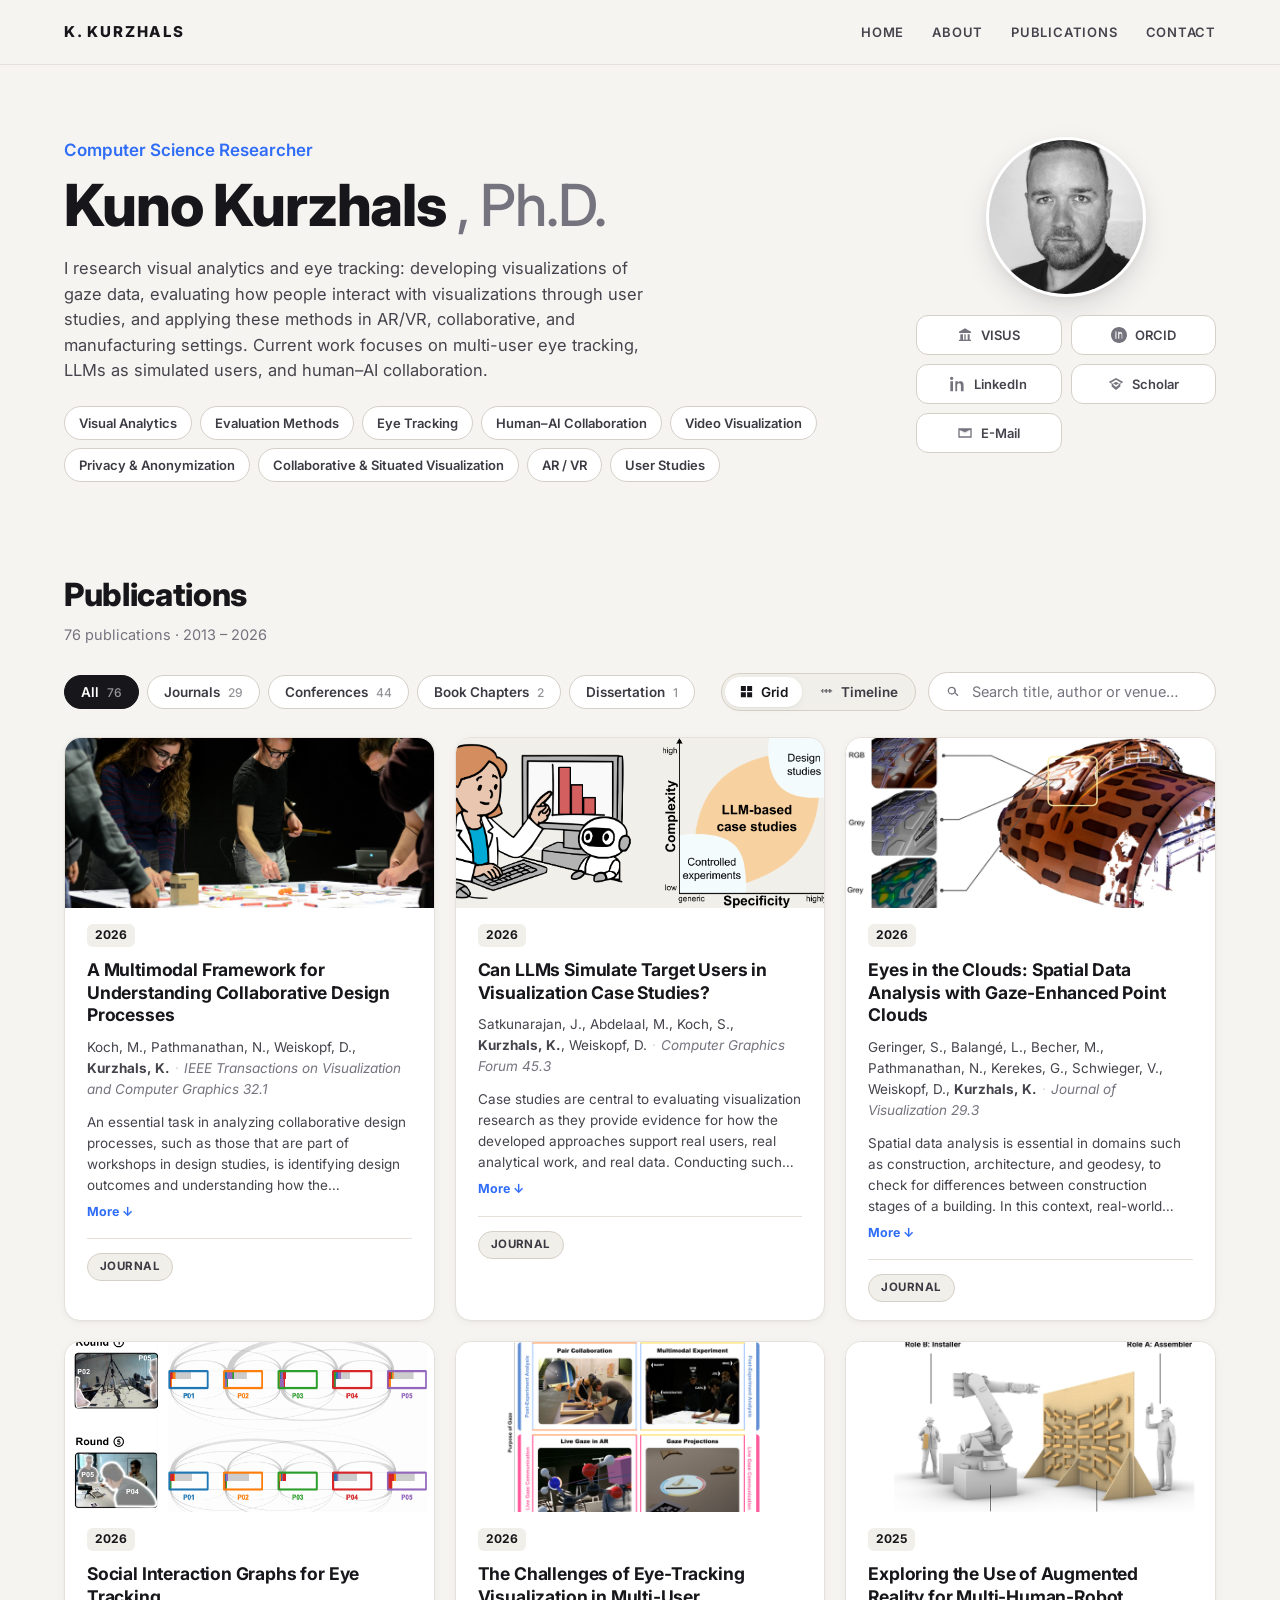
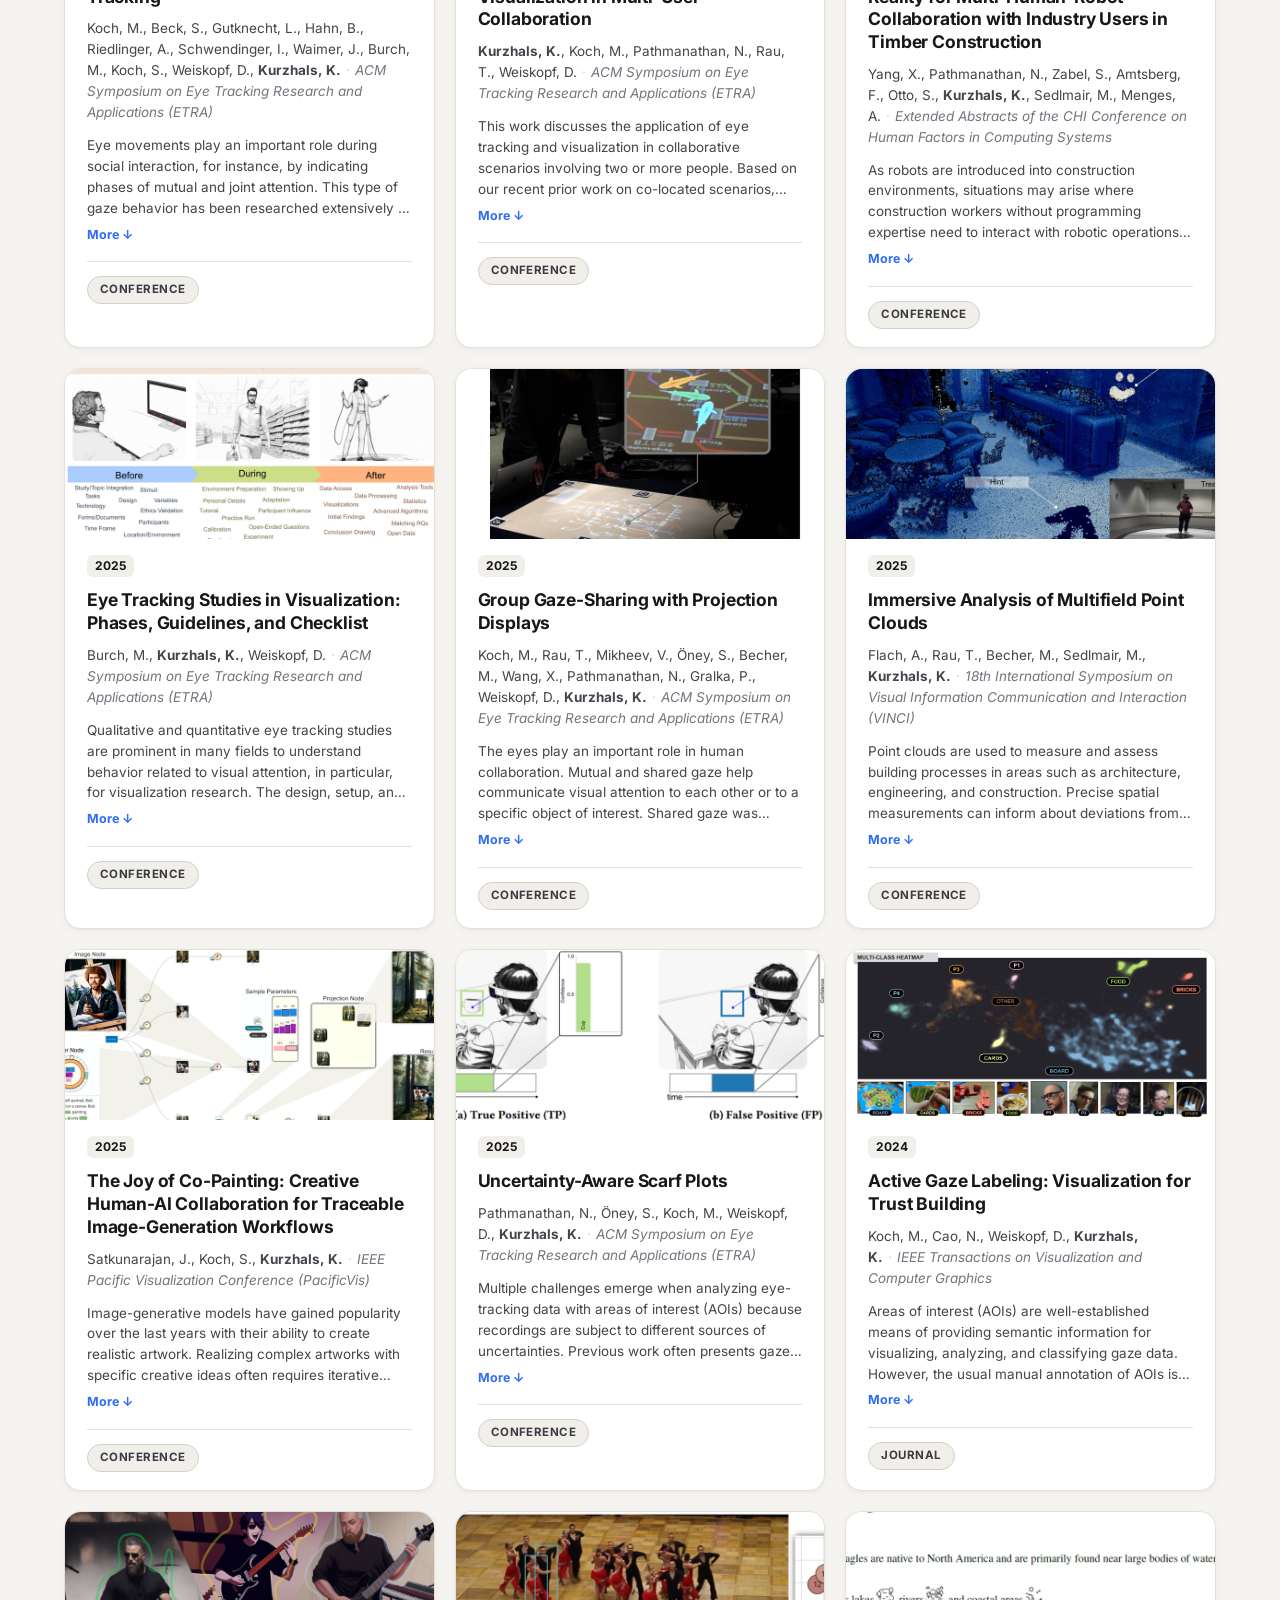
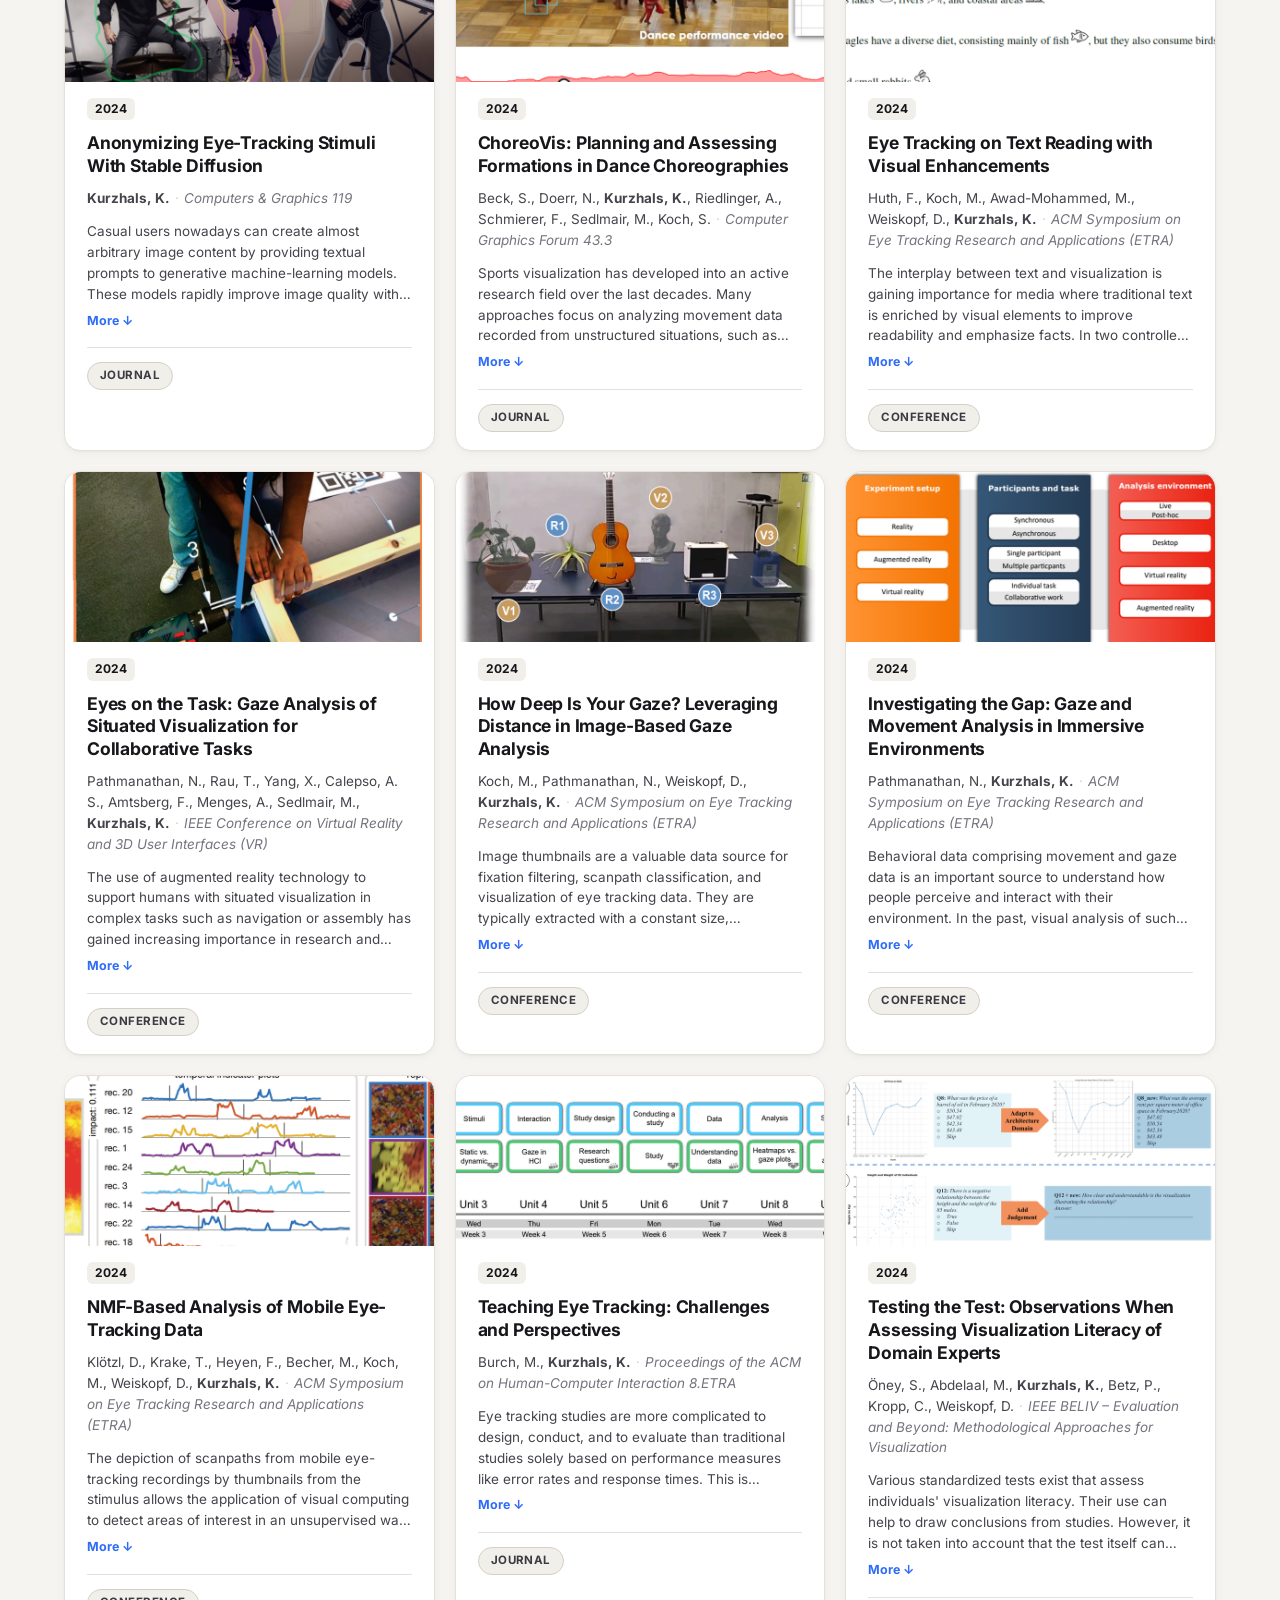
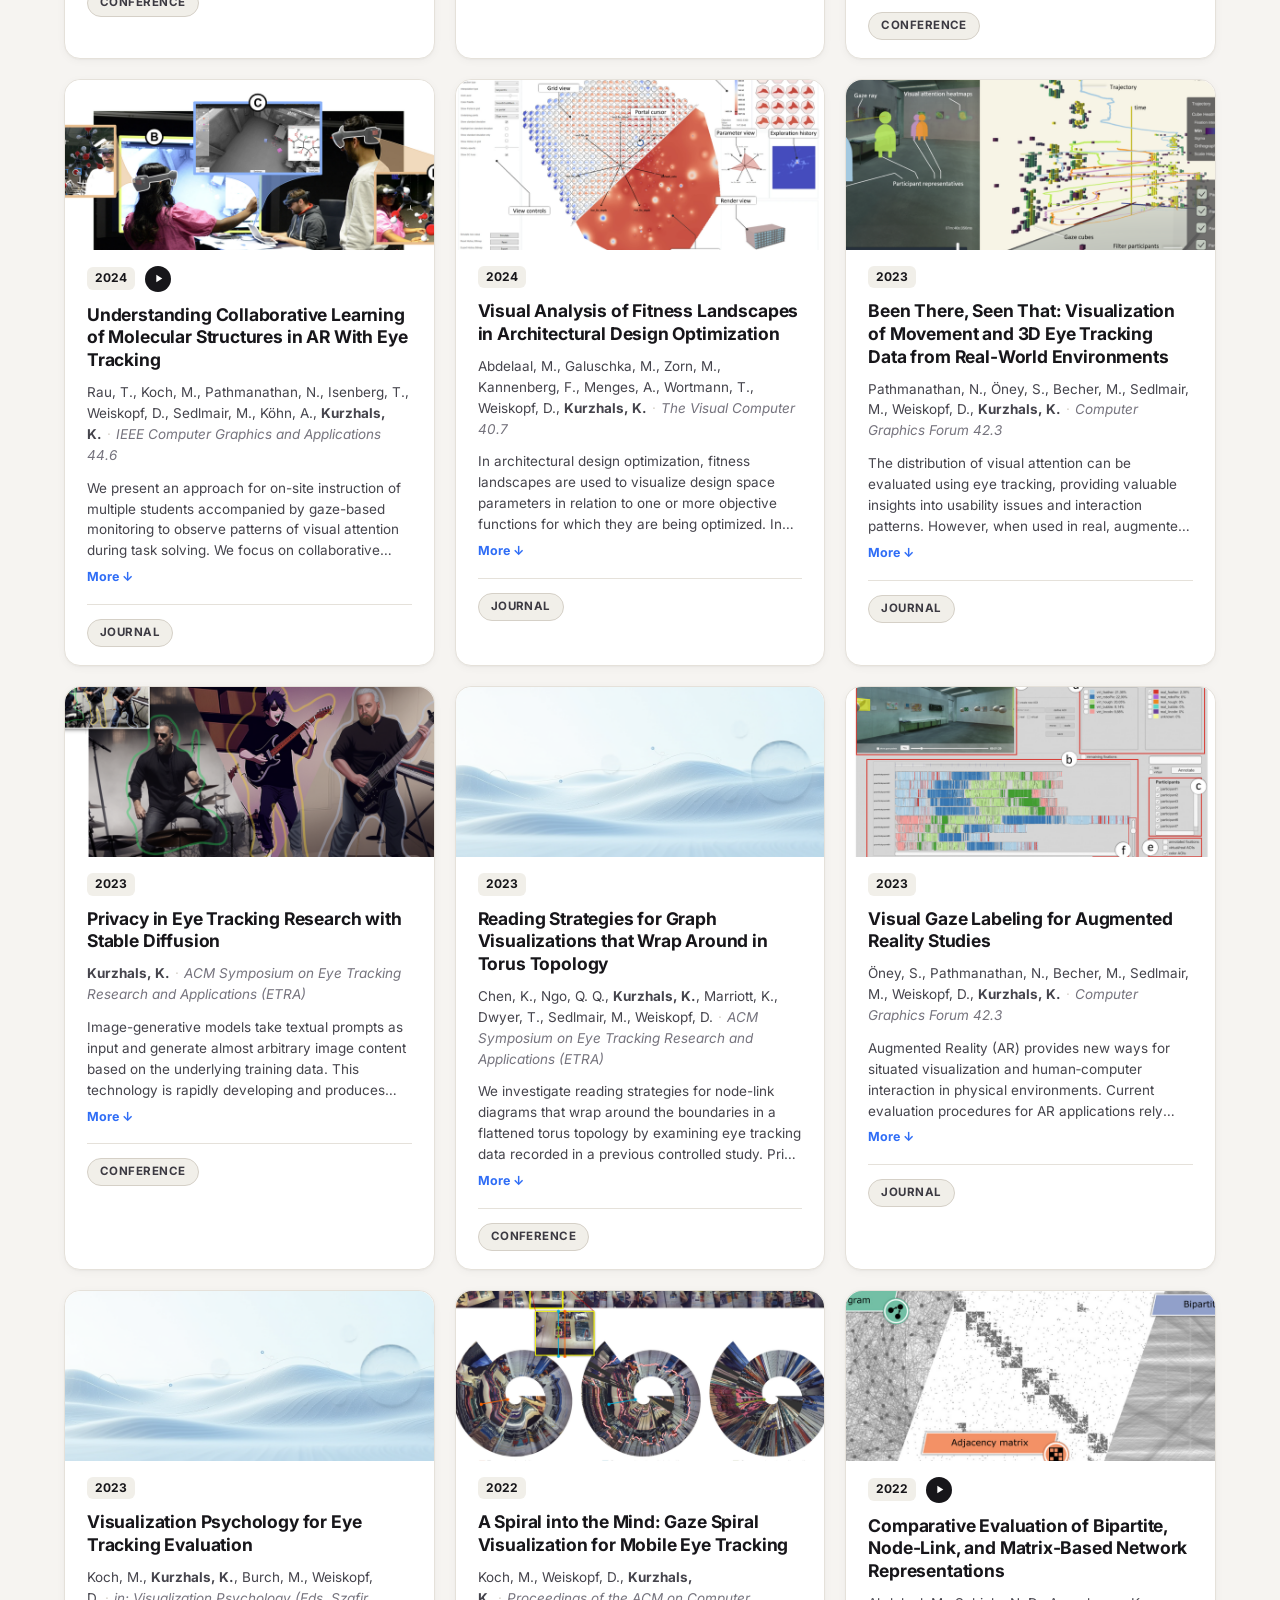
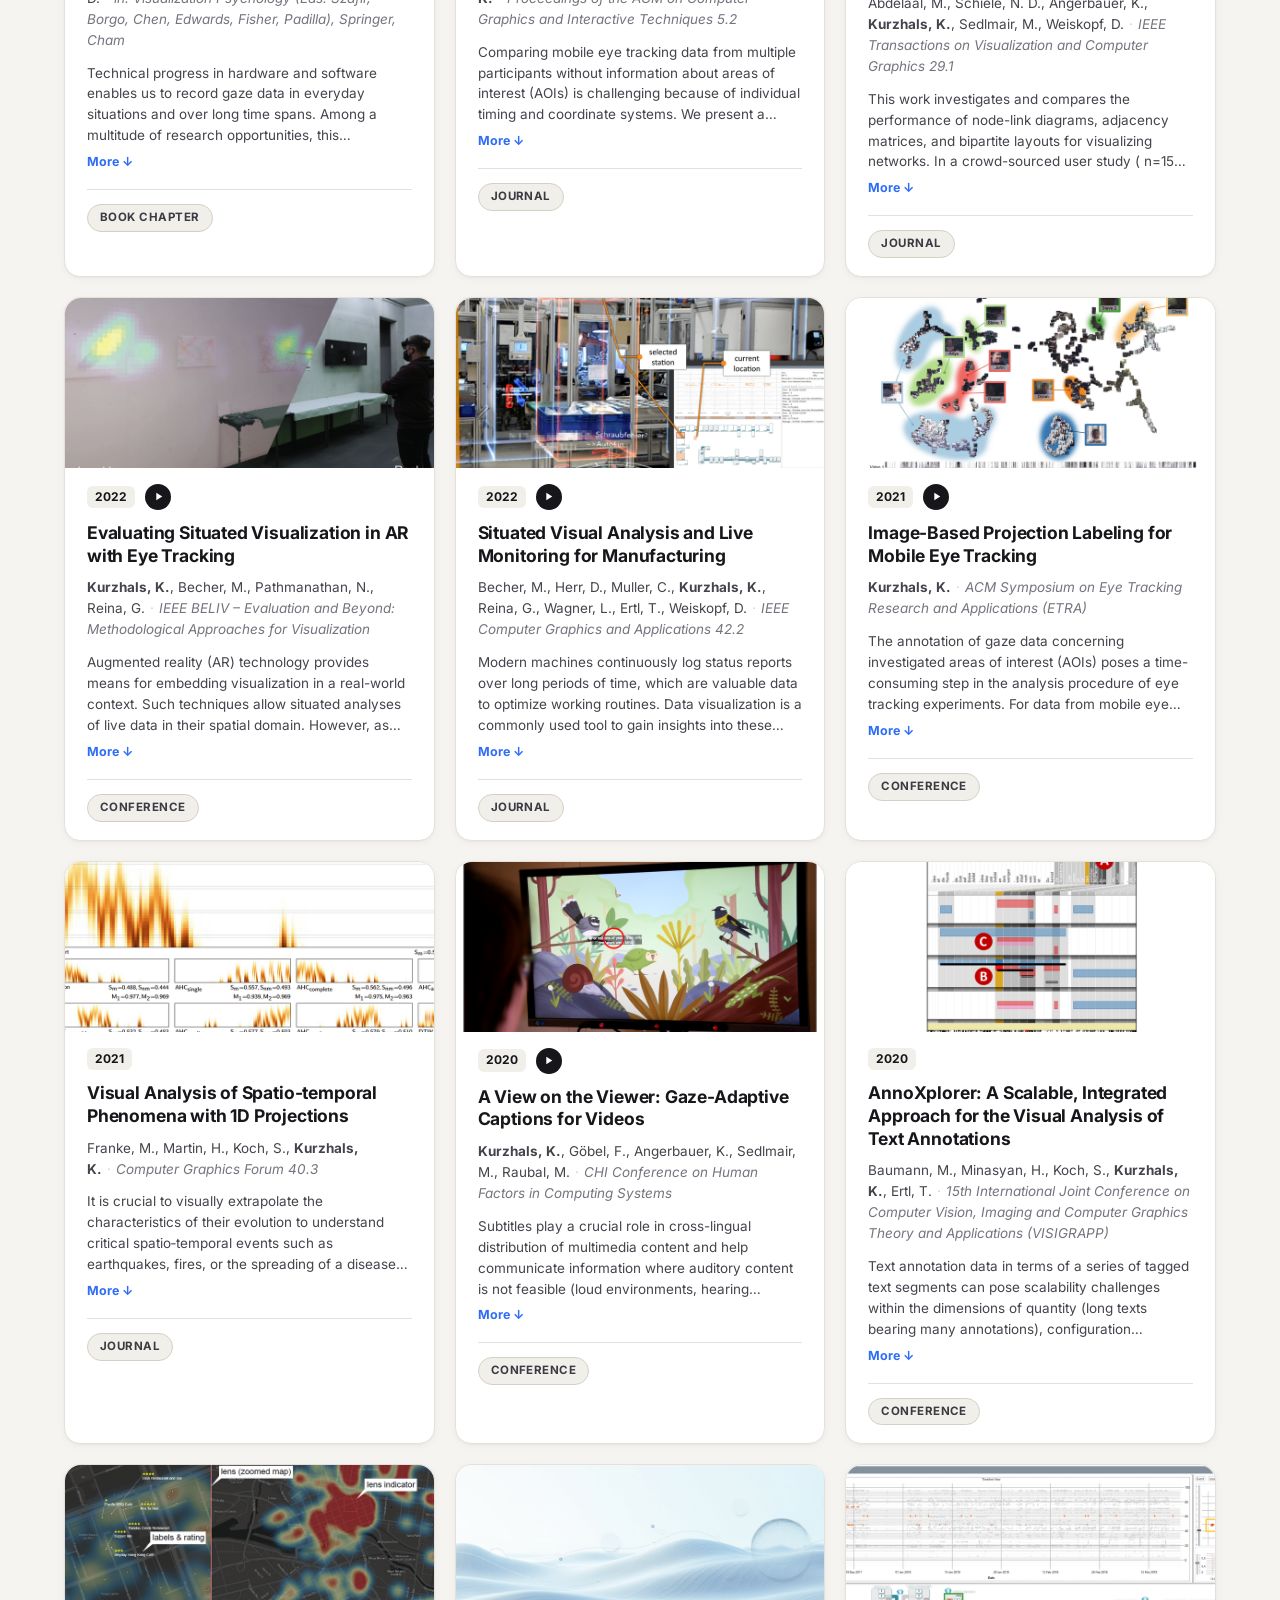
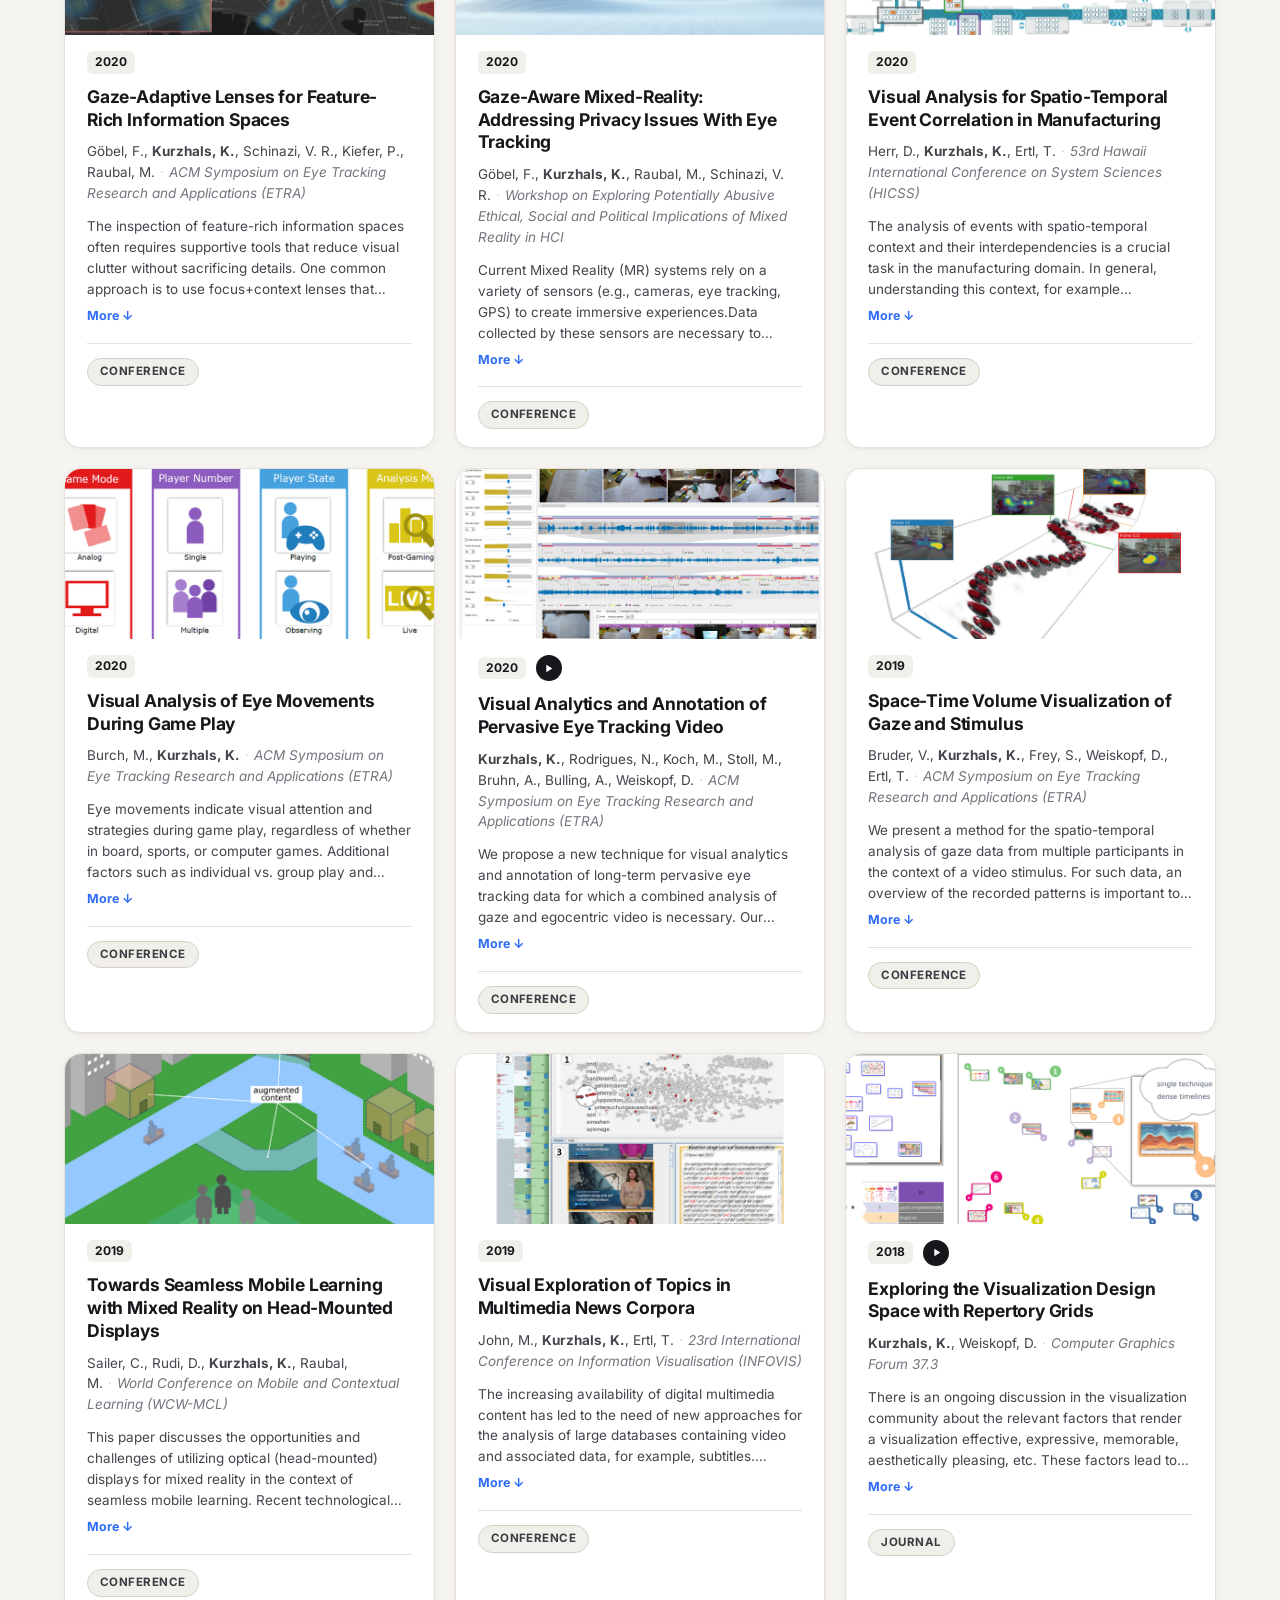
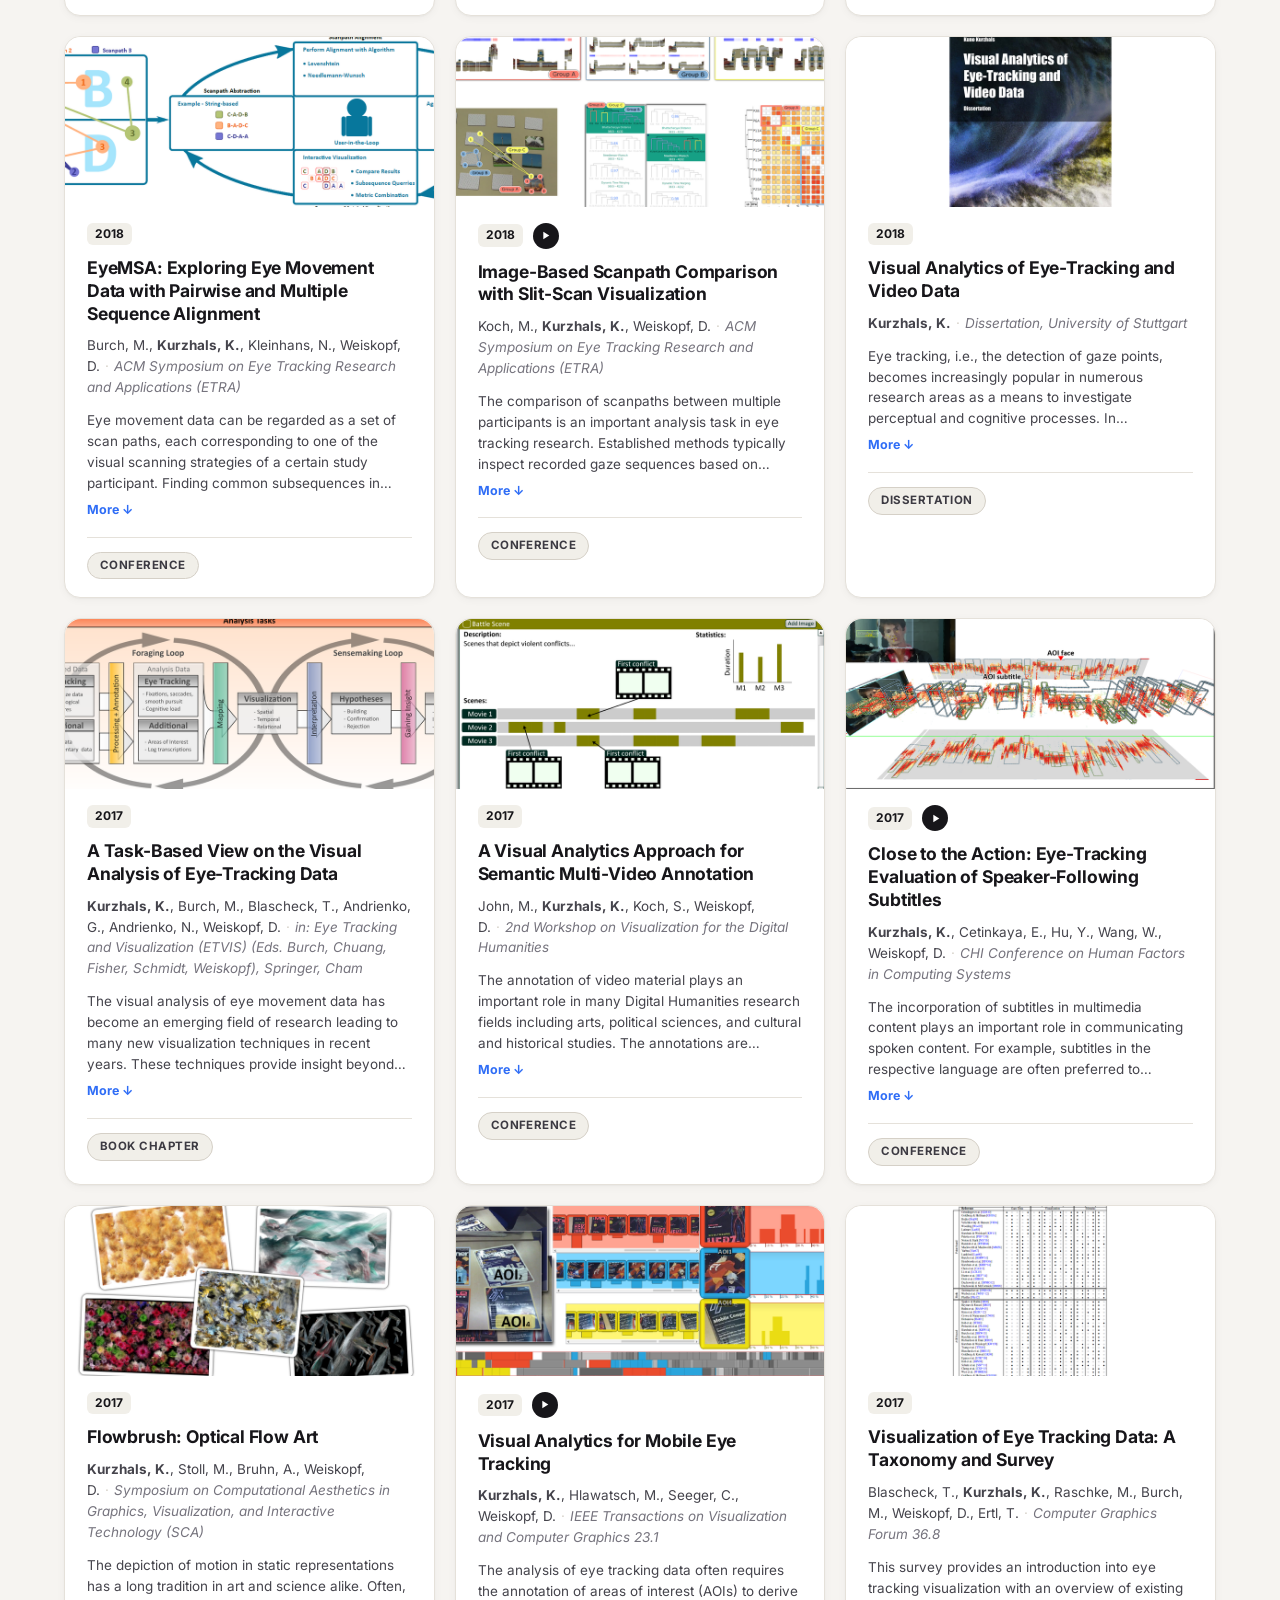
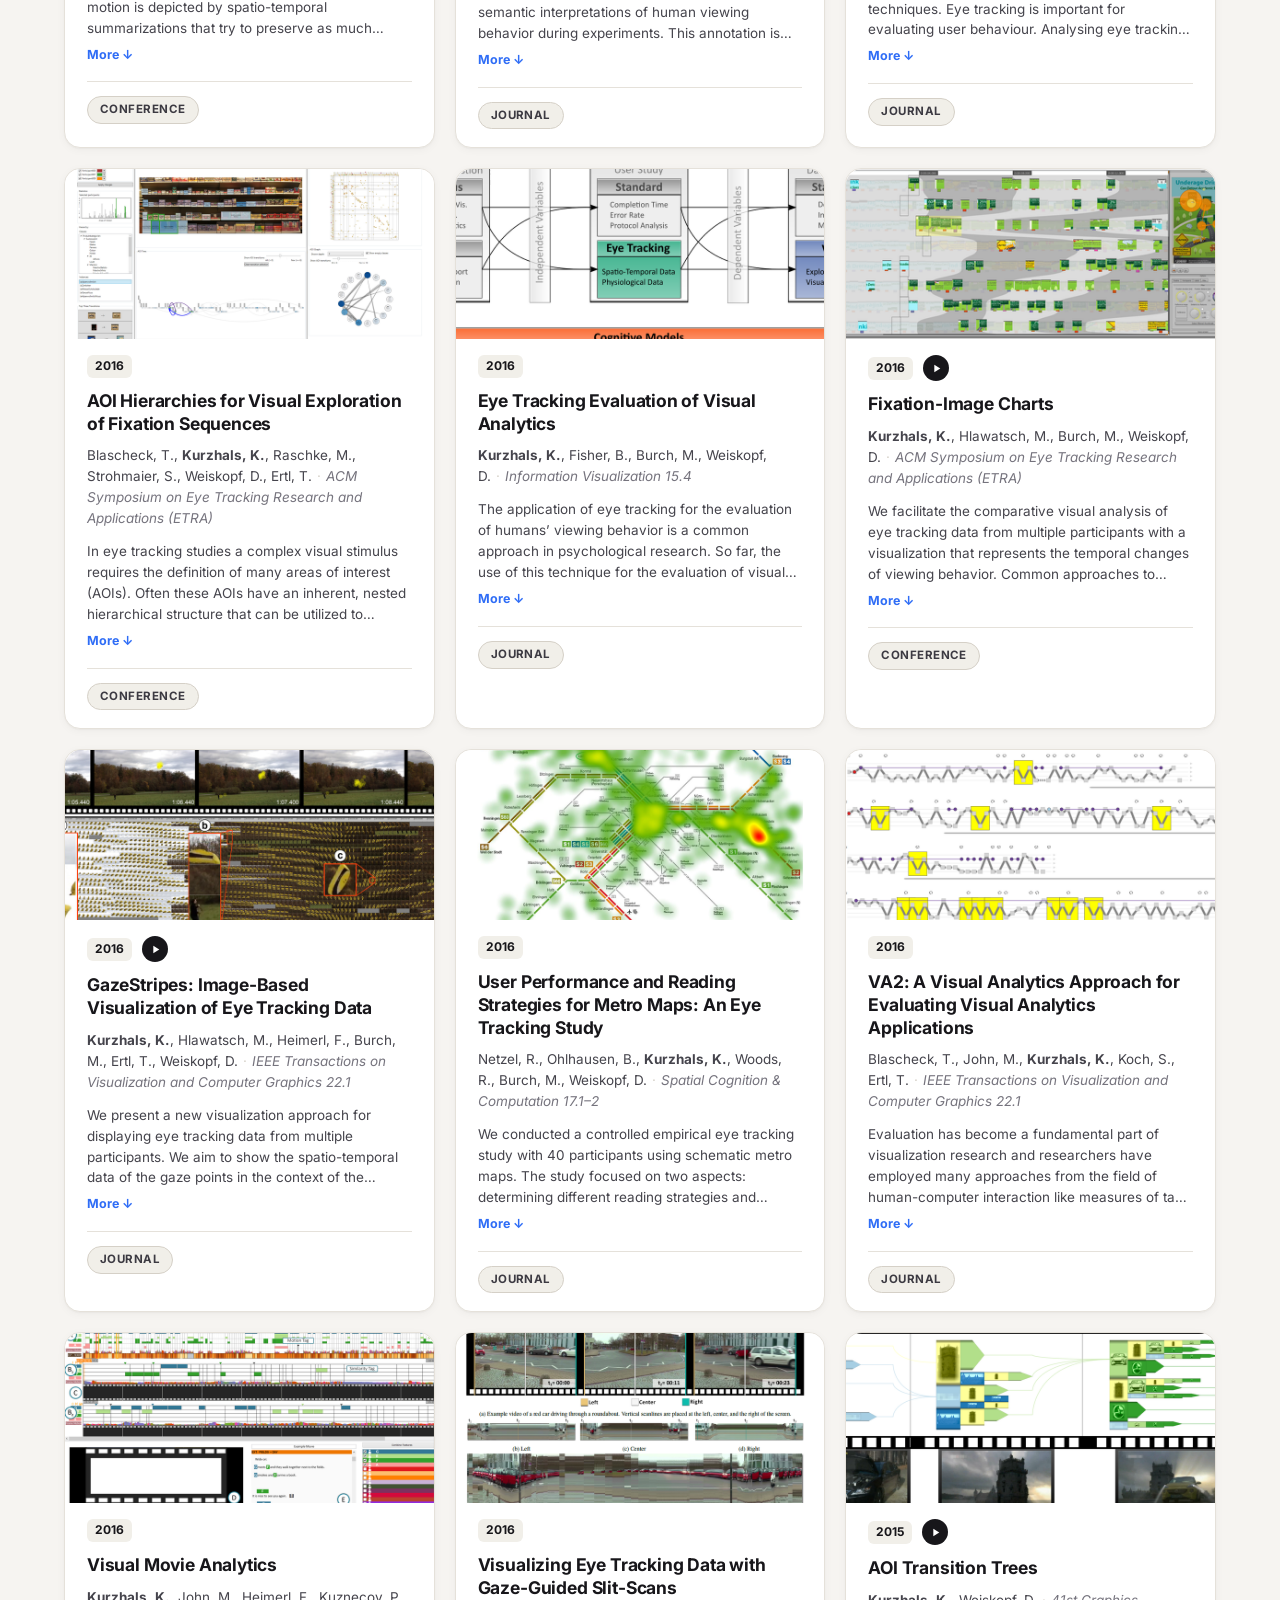
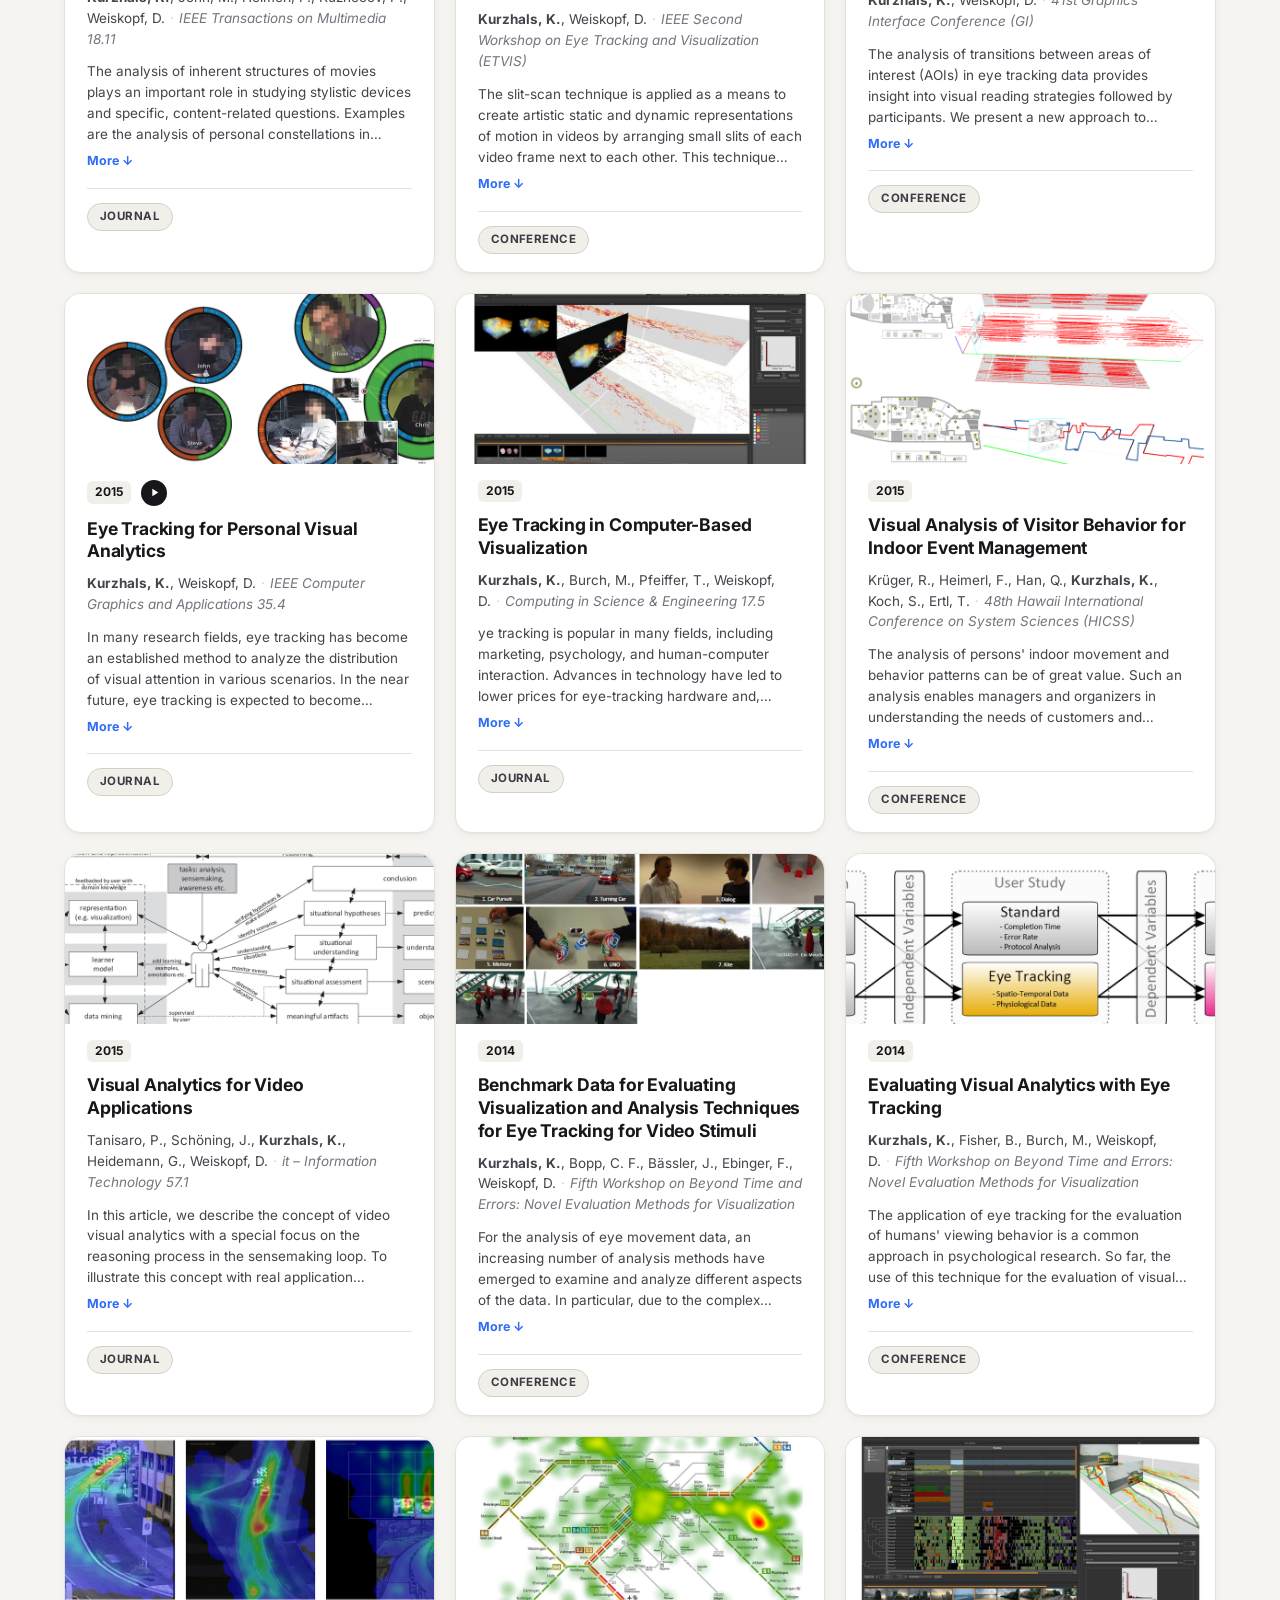
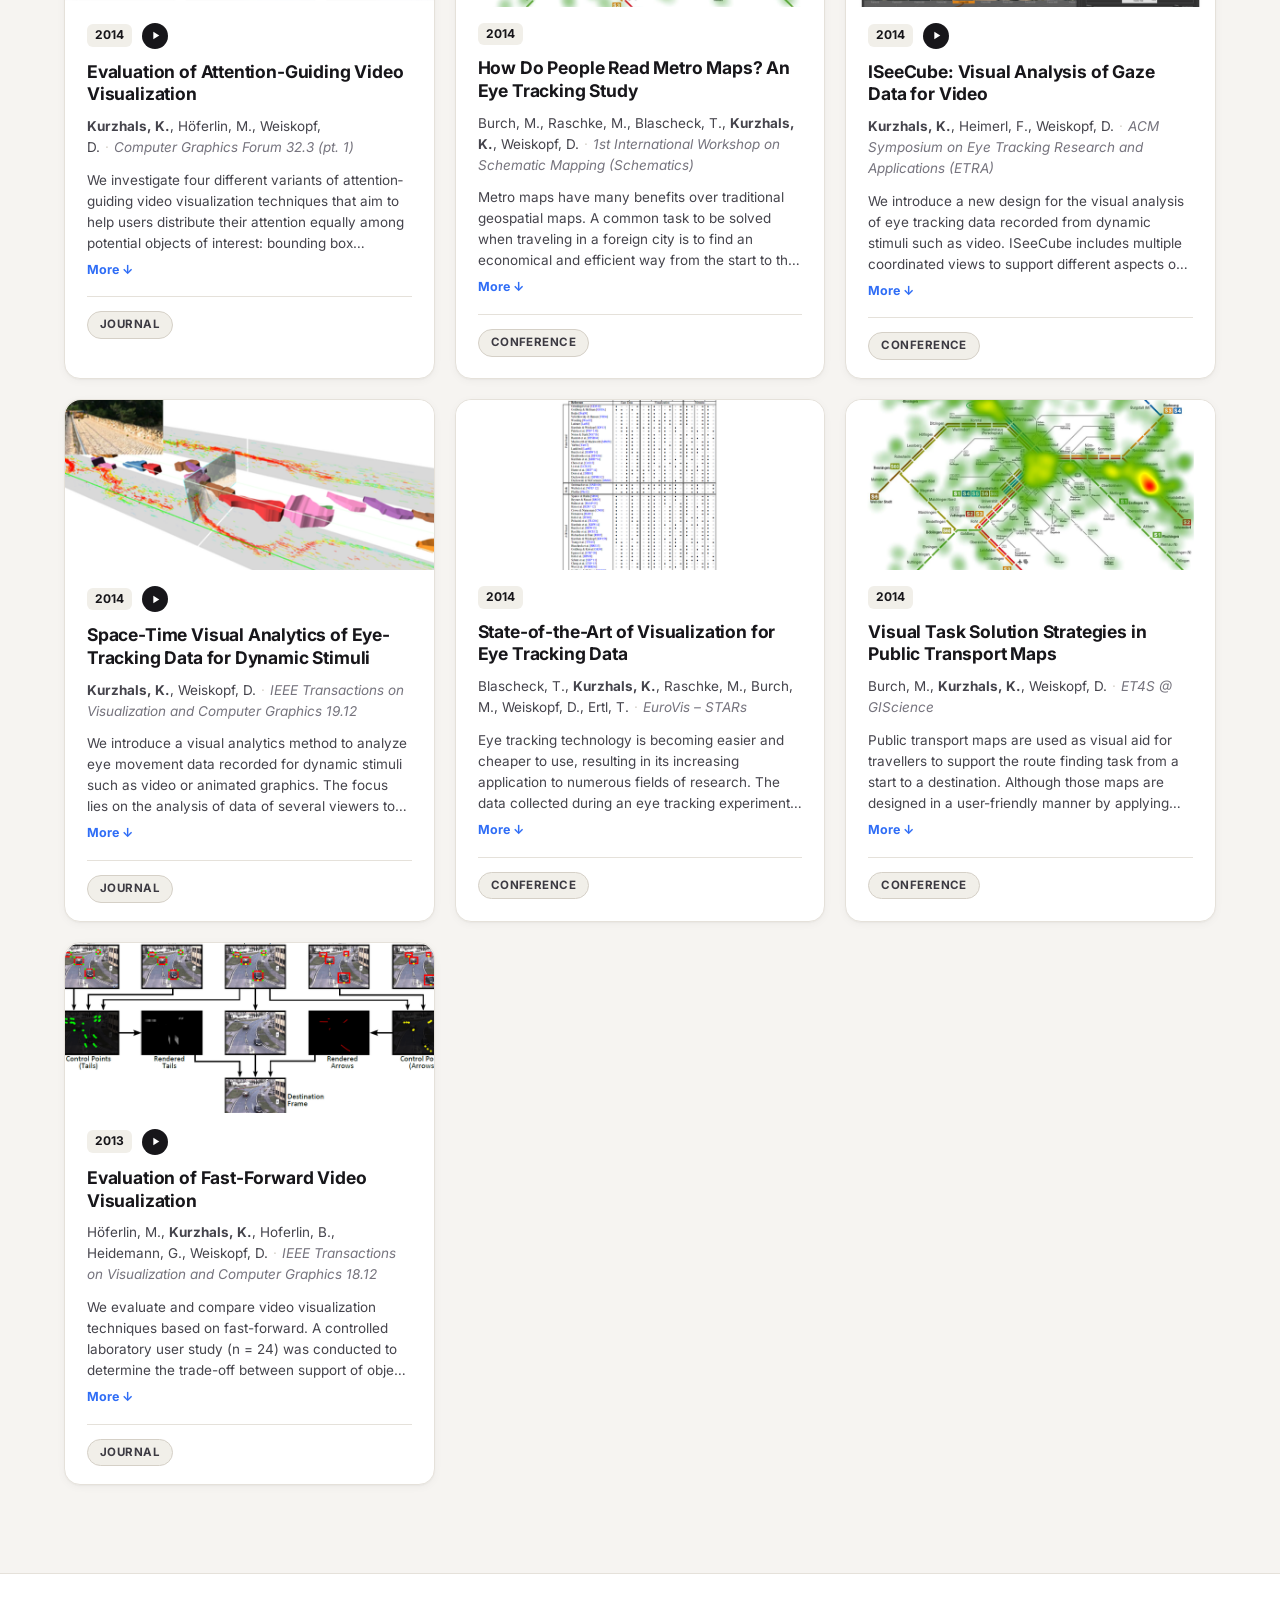
<file: index.html>
<!DOCTYPE html>
<html lang="en">
<head>
  <meta charset="UTF-8" />
  <meta name="viewport" content="width=device-width, initial-scale=1.0" />
  <title>Kuno Kurzhals — Publications</title>
  <meta name="description" content="Academic profile and publications of Dr. Kuno Kurzhals, Computer Science Researcher." />
  <link rel="preconnect" href="https://fonts.googleapis.com" />
  <link rel="preconnect" href="https://fonts.gstatic.com" crossorigin />
  <link href="https://fonts.googleapis.com/css2?family=Inter:wght@400;500;600;700;800&display=swap" rel="stylesheet" />
  <link rel="stylesheet" href="css/style.css" />
  <link rel="icon" href="data:image/svg+xml,%3Csvg xmlns='http://www.w3.org/2000/svg' viewBox='0 0 100 100'%3E%3Ctext y='.9em' font-size='90'%3E%F0%9F%91%81%EF%B8%8F%3C/text%3E%3C/svg%3E" />
</head>
<body>

  <header class="site-header">
    <div class="wrap header-inner">
      <a class="logo" href="#top" aria-label="Kuno Kurzhals — home">K. KURZHALS</a>
      <nav class="main-nav" aria-label="Main navigation">
        <a href="#top">Home</a>
        <a href="#about">About</a>
        <a href="#publications">Publications</a>
        <a href="#contact">Contact</a>
      </nav>
    </div>
  </header>

  <main id="top">

    <!-- ============ HERO / ABOUT ============ -->
    <section class="hero" id="about">
      <div class="wrap hero-inner">
        <div class="hero-text">
          <p class="role">Computer Science Researcher</p>
          <h1>Kuno Kurzhals <span class="title">, Ph.D.</span></h1>
          <p class="bio" id="bio">
            I research visual analytics and eye tracking: developing visualizations of gaze
            data, evaluating how people interact with visualizations through user studies, and
            applying these methods in AR/VR, collaborative, and manufacturing settings. Current
            work focuses on multi-user eye tracking, LLMs as simulated users, and human&ndash;AI
            collaboration.
          </p>
          <div class="interests" id="interests">
            <span class="interest">Visual Analytics</span>
            <span class="interest">Evaluation Methods</span>
            <span class="interest">Eye Tracking</span>
            <span class="interest">Human–AI Collaboration</span>
            <span class="interest">Video Visualization</span>
            <span class="interest">Privacy &amp; Anonymization</span>
            <span class="interest">Collaborative &amp; Situated Visualization</span>
            <span class="interest">AR / VR</span>
            <span class="interest">User Studies</span>
          </div>
        </div>
        <div class="hero-meta">
          <div class="avatar-wrap">
            <img class="avatar" src="img/profile.jpg" alt="Portrait of Kuno Kurzhals" width="160" height="160" />
          </div>
          <div class="hero-links">
            <a class="social" href="https://www.visus.uni-stuttgart.de/en/team/Kurzhals/" target="_blank" rel="noopener" title="VISUS profile">
              <svg viewBox="0 0 24 24" aria-hidden="true"><path d="M12 2 3 7v2h18V7l-9-5Zm-7 9v8H3v2h18v-2h-2v-8h-3v8h-3v-8h-2v8H9v-8H5Z"/></svg>
              <span>VISUS</span>
            </a>
            <a class="social" href="https://orcid.org/0000-0003-4919-4582" target="_blank" rel="noopener" title="ORCID">
              <svg viewBox="0 0 24 24" aria-hidden="true"><path d="M12 0C5.373 0 0 5.373 0 12s5.373 12 12 12 12-5.373 12-12S18.627 0 12 0ZM8.13 17.45H6.55V7.07h1.58v10.38ZM7.34 5.87a.96.96 0 1 1 0 1.92.96.96 0 0 1 0-1.92ZM17.58 17.45h-1.57v-5.1c0-1.2-.02-2.75-1.68-2.75-1.68 0-1.94 1.31-1.94 2.68v5.17h-1.56V7.07h1.5v1.44h.05c.21-.4 0.73-1.01 1.51-1.01 1.63 0 3 1.06 3 3.35v6.6h.02Z"/></svg>
              <span>ORCID</span>
            </a>
            <a class="social" href="https://www.linkedin.com/in/kuno-kurzhals/" target="_blank" rel="noopener" title="LinkedIn" id="linkedin">
              <svg viewBox="0 0 24 24" aria-hidden="true"><path d="M4.98 3.5C4.98 4.88 3.87 6 2.5 6S0 4.88 0 3.5 1.12 1 2.5 1s2.48 1.12 2.48 2.5ZM.5 8h4V23h-4V8Zm7.5 0h3.8v2.05h.05c.53-1 1.82-2.05 3.75-2.05 4.01 0 4.75 2.64 4.75 6.07V23h-4v-7.9c0-1.88-.03-4.3-2.62-4.3-2.62 0-3.02 2.05-3.02 4.17V23H8V8Z"/></svg>
              <span>LinkedIn</span>
            </a>
            <a class="social" href="https://scholar.google.de/citations?user=jqCyEY4AAAAJ&hl=de&oi=ao" target="_blank" rel="noopener" title="Google Scholar" id="scholar">
              <svg viewBox="0 0 24 24" aria-hidden="true"><path d="M12 3 1 9l4.5 2.6v4.2L12 21l6.5-5.2v-4.2L23 9 12 3Zm0 2.7 7.5 4.3-2.6 1.5L12 8.7l-4.9 2.8-2.6-1.5L12 5.7ZM8 13.4v-2.1l4 2.3 4-2.3v2.1l-4 3.2-4-3.2Z"/></svg>
              <span>Scholar</span>
            </a>
            <a class="social" href="mailto:kuno.kurzhals@visus.uni-stuttgart.de" title="E-Mail" id="email-link">
              <svg viewBox="0 0 24 24" aria-hidden="true"><path d="M2 5h20v14H2V5Zm2 2.4v9.6h16V7.4l-8 5.3-8-5.3Zm14.6 0h.01L12 11 4.4 7.4h.01l7.59 5 7.61-5Z"/></svg>
              <span>E-Mail</span>
            </a>
          </div>
        </div>
      </div>
    </section>

    <!-- ============ PUBLICATIONS ============ -->
    <section class="pubs" id="publications">
      <div class="wrap">
        <div class="section-head">
          <h2>Publications</h2>
          <p class="section-sub" id="pub-count">…</p>
        </div>

        <div class="toolbar">
          <div class="filters" id="filters" role="group" aria-label="Filter publications"></div>
          <div class="toolbar-right">
            <div class="view-toggle" role="group" aria-label="View mode">
              <button type="button" class="view-btn active" data-view="grid" aria-pressed="true">
                <svg viewBox="0 0 24 24" aria-hidden="true"><path d="M3 3h8v8H3zM13 3h8v8h-8zM3 13h8v8H3zM13 13h8v8h-8z"/></svg>
                <span>Grid</span>
              </button>
              <button type="button" class="view-btn" data-view="timeline" aria-pressed="false">
                <svg viewBox="0 0 24 24" aria-hidden="true"><path d="M3 11h2.5v2H3zM8 11h2.5v2H8zM13.5 11H16v2h-2.5zM18 11h3v2h-3zM5 9h2v6H5zM10.5 9H13v6h-2.5zM16 9h2.5v6H16z" transform="translate(0 -1)"/></svg>
                <span>Timeline</span>
              </button>
            </div>
            <label class="search">
              <svg viewBox="0 0 24 24" aria-hidden="true"><path d="M10 4a6 6 0 104.47 10.03l4.24 4.24 1.42-1.42-4.25-4.24A6 6 0 0010 4zm0 2a4 4 0 110 8 4 4 0 010-8z"/></svg>
              <input type="search" id="search-input" placeholder="Search title, author or venue…" autocomplete="off" />
            </label>
          </div>
        </div>

        <div class="view" id="view-grid">
          <div class="grid" id="grid" aria-live="polite"></div>
        </div>
        <div class="view" id="view-timeline" hidden>
          <div class="timeline" id="timeline" aria-live="polite"></div>
        </div>
        <p class="empty" id="empty" hidden>No publications match your search.</p>
      </div>
    </section>

  </main>

  <footer class="site-footer" id="contact">
    <div class="wrap footer-inner">
      <div>
        <p class="footer-name">Kuno Kurzhals</p>
        <p class="footer-sub">Computer Science Researcher</p>
      </div>
      <ul class="footer-links">
        <li><a href="mailto:kuno.kurzhals@visus.uni-stuttgart.de">E-Mail</a></li>
        <li><a href="https://orcid.org/0000-0003-4919-4582" target="_blank" rel="noopener">ORCID</a></li>
        <li><a href="https://www.linkedin.com/in/kuno-kurzhals/" target="_blank" rel="noopener">LinkedIn</a></li>
        <li><a href="https://scholar.google.de/citations?user=jqCyEY4AAAAJ&hl=de&oi=ao" target="_blank" rel="noopener">Scholar</a></li>
        <li><a href="https://www.visus.uni-stuttgart.de/en/team/Kurzhals/" target="_blank" rel="noopener">VISUS</a></li>
      </ul>
    </div>
  </footer>

 <!-- Video modal -->
  <div class="video-modal" id="video-modal" role="dialog" aria-modal="true" aria-label="Video">
    <div class="video-stage">
      <iframe id="video-frame" title="Paper video" src="" frameborder="0"
        allow="accelerometer; autoplay; clipboard-write; encrypted-media; gyroscope; picture-in-picture"
        allowfullscreen></iframe>
      <button type="button" class="video-close" id="video-close" aria-label="Close video">&times;</button>
    </div>
  </div>

  <script src="data/publications.js"></script>
  <script src="js/main.js"></script>
</body>
</html>
</file>
<file: css/style.css>
/* ============================================================
   Kuno Kurzhals — academic profile
   Light theme, card grid inspired by norlin.netlify.app
   ============================================================ */

:root {
  --bg: #f6f4f1;
  --surface: #ffffff;
  --ink: #17161a;
  --ink-soft: #45444c;
  --muted: #75737d;
  --line: #e5e1da;
  --line-strong: #d5d0c7;
  --accent: #2f6df6;
  --pill-bg: #f1efe9;
  --pill-ink: #3c3a42;
  --shadow-sm: 0 1px 2px rgba(23, 22, 26, 0.04), 0 2px 8px rgba(23, 22, 26, 0.04);
  --shadow-lg: 0 12px 28px rgba(23, 22, 26, 0.10), 0 4px 10px rgba(23, 22, 26, 0.05);
  --radius: 16px;
  --wrap: 1200px;
}

* { box-sizing: border-box; }

html { scroll-behavior: smooth; }

body {
  margin: 0;
  background: var(--bg);
  color: var(--ink);
  font-family: "Inter", system-ui, -apple-system, "Segoe UI", Roboto, sans-serif;
  font-size: 16px;
  line-height: 1.55;
  -webkit-font-smoothing: antialiased;
}

.wrap {
  max-width: var(--wrap);
  margin: 0 auto;
  padding: 0 24px;
}

a { color: inherit; }

/* ---------------- header ---------------- */

.site-header {
  position: sticky;
  top: 0;
  z-index: 50;
  background: rgba(246, 244, 241, 0.85);
  backdrop-filter: blur(10px);
  border-bottom: 1px solid var(--line);
}

.header-inner {
  display: flex;
  align-items: center;
  justify-content: space-between;
  height: 64px;
}

.logo {
  font-weight: 800;
  font-size: 15px;
  letter-spacing: 0.12em;
  text-decoration: none;
  color: var(--ink);
}

.main-nav { display: flex; gap: 28px; }

.main-nav a {
  text-decoration: none;
  font-size: 13px;
  font-weight: 600;
  letter-spacing: 0.06em;
  text-transform: uppercase;
  color: var(--ink-soft);
  transition: color 0.15s ease;
}

.main-nav a:hover { color: var(--accent); }

/* ---------------- hero ---------------- */

.hero { padding: 72px 0 56px; }

.hero-inner {
  display: grid;
  grid-template-columns: minmax(0, 1fr) 300px;
  gap: 56px;
  align-items: start;
}

.hero h1 {
  margin: 0 0 20px;
  font-size: clamp(38px, 5.4vw, 58px);
  font-weight: 800;
  line-height: 1.05;
  letter-spacing: -0.02em;
}

.hero h1 .title {
  font-weight: 500;
  color: var(--muted);
}

.role {
  margin: 0 0 12px;
  font-size: 17px;
  font-weight: 600;
  color: var(--accent);
}

.bio {
  margin: 0;
  max-width: 60ch;
  font-size: 16.5px;
  color: var(--ink-soft);
}

.interests {
  display: flex;
  flex-wrap: wrap;
  gap: 8px;
  margin-top: 22px;
}

.interest {
  padding: 6px 14px;
  border-radius: 999px;
  background: var(--surface);
  border: 1px solid var(--line-strong);
  font-size: 13px;
  font-weight: 600;
  color: var(--pill-ink);
}

.hero-meta {
  display: grid;
  gap: 18px;
  justify-items: center;
}

.avatar-wrap {
  width: 160px;
  height: 160px;
  border-radius: 50%;
  overflow: hidden;
  border: 3px solid var(--surface);
  box-shadow: var(--shadow-lg);
  background: var(--surface);
}

.avatar {
  width: 100%;
  height: 100%;
  object-fit: cover;
  display: block;
}

.hero-links {
  display: grid;
  grid-template-columns: repeat(2, minmax(0, 1fr));
  gap: 9px;
  width: 100%;
}

.social {
  display: inline-flex;
  align-items: center;
  justify-content: center;
  gap: 8px;
  padding: 9px 12px;
  border-radius: 12px;
  background: var(--surface);
  border: 1px solid var(--line-strong);
  font-size: 13px;
  font-weight: 600;
  color: var(--ink-soft);
  text-decoration: none;
  transition: transform 0.15s ease, box-shadow 0.15s ease, border-color 0.15s ease, color 0.15s ease;
}

.social svg {
  width: 16px;
  height: 16px;
  fill: var(--muted);
  flex: none;
  transition: fill 0.15s ease;
}

.social:hover {
  transform: translateY(-2px);
  border-color: var(--ink);
  color: var(--ink);
  box-shadow: var(--shadow-sm);
}

.social:hover svg { fill: var(--accent); }

/* ---------------- publications ---------------- */

.pubs { padding: 32px 0 88px; }

.section-head { margin-bottom: 26px; }

.section-head h2 {
  margin: 0 0 4px;
  font-size: 32px;
  font-weight: 800;
  letter-spacing: -0.01em;
}

.section-sub { margin: 0; color: var(--muted); font-size: 14.5px; }

/* toolbar */

.toolbar {
  display: flex;
  align-items: center;
  justify-content: space-between;
  gap: 16px;
  flex-wrap: wrap;
  margin-bottom: 26px;
}

.filters { display: flex; gap: 8px; flex-wrap: wrap; }

.filter-btn {
  padding: 8px 16px;
  border-radius: 999px;
  border: 1px solid var(--line-strong);
  background: var(--surface);
  font-family: inherit;
  font-size: 13.5px;
  font-weight: 600;
  color: var(--pill-ink);
  cursor: pointer;
  transition: all 0.15s ease;
}

.filter-btn:hover { border-color: var(--ink); }

.filter-btn.active {
  background: var(--ink);
  border-color: var(--ink);
  color: #fff;
}

.filter-btn .count {
  opacity: 0.55;
  font-weight: 500;
  margin-left: 5px;
  font-size: 12px;
}

.search {
  display: flex;
  align-items: center;
  gap: 9px;
  background: var(--surface);
  border: 1px solid var(--line-strong);
  border-radius: 999px;
  padding: 9px 16px;
  min-width: 280px;
  transition: border-color 0.15s ease, box-shadow 0.15s ease;
}

.search:focus-within {
  border-color: var(--accent);
  box-shadow: 0 0 0 3px rgba(47, 109, 246, 0.12);
}

.search svg { width: 16px; height: 16px; fill: var(--muted); flex: none; }

.search input {
  border: 0;
  outline: 0;
  background: transparent;
  font-family: inherit;
  font-size: 14.5px;
  color: var(--ink);
  width: 100%;
}

.search input::placeholder { color: var(--muted); }

/* view toggle */

.toolbar-right { display: flex; align-items: center; gap: 12px; flex-wrap: wrap; }

.view-toggle {
  display: inline-flex;
  padding: 3px;
  border-radius: 999px;
  border: 1px solid var(--line-strong);
  background: var(--pill-bg);
  gap: 3px;
}

.view-btn {
  display: inline-flex;
  align-items: center;
  gap: 7px;
  padding: 7px 14px;
  border: 0;
  border-radius: 999px;
  background: transparent;
  font-family: inherit;
  font-size: 13.5px;
  font-weight: 600;
  color: var(--pill-ink);
  cursor: pointer;
  transition: background 0.18s ease, color 0.18s ease, box-shadow 0.18s ease;
}

.view-btn svg { width: 15px; height: 15px; fill: currentColor; opacity: 0.75; }

.view-btn:hover { color: var(--ink); }

.view-btn.active {
  background: var(--surface);
  color: var(--ink);
  box-shadow: var(--shadow-sm);
}

.view-btn.active svg { opacity: 1; }

/* view switching — crossfade. (No transform here: a fill-both transform
   on .view would become the containing block for the mobile bottom-sheet
   card and break its position:fixed.) */

.view {
  animation: view-in 0.35s ease both;
}

@keyframes view-in {
  from { opacity: 0; }
  to   { opacity: 1; }
}

/* grid */

.grid {
  display: grid;
  grid-template-columns: repeat(3, minmax(0, 1fr));
  gap: 20px;
}

/* timeline view — single horizontal axis, cards alternate above/below.
   The SCROLLER owns horizontal overflow; the TRACK itself does not clip,
   so the absolutely-positioned tiles above/below the axis stay clickable. */

.tl-scroller {
  overflow-x: auto;
  padding-bottom: 10px;
  scroll-snap-type: x proximity;
  scrollbar-width: thin;
  scrollbar-color: var(--line-strong) transparent;
}

/* positioned wrapper so the "more →" hint can be pinned to the scroller's
   viewport edge (an abs-positioned child of the scroller itself would
   scroll away with the content). --tl-pad = vertical track padding, kept
   in sync with the hint position (the axis line sits at the top pad). */
.timeline { position: relative; --tl-pad: 412px; }

.tl-scroller::-webkit-scrollbar { height: 8px; }
.tl-scroller::-webkit-scrollbar-track { background: transparent; }
.tl-scroller::-webkit-scrollbar-thumb {
  background: var(--line-strong);
  border-radius: 999px;
}

.tl-track {
  position: relative;
  display: flex;
  align-items: center;
  gap: 14px;
  /* symmetric padding keeps "center" == node center; tall enough to
     contain the tiles (~226px) AND the tallest opened detail card
     (~403px) on either side of the axis, so nothing is clipped */
  padding: var(--tl-pad) 24px;
  /* the axis line — a dashed line painted across the full track width,
     so the eye can follow the whole span at a glance */
  background:
    repeating-linear-gradient(90deg,
      var(--line-strong) 0 10px,
      transparent 10px 22px) no-repeat center / 100% 2px;
}

.tl-node {
  position: relative;
  flex: 0 0 auto;
  width: 236px;
  height: 0; /* zero-height anchor row: the axis runs through node centers */
  scroll-snap-align: start;
  animation: tl-in 0.5s ease both;
  animation-delay: calc(var(--i, 0) * 22ms);
}

@keyframes tl-in {
  from { opacity: 0; }
  to   { opacity: 1; }
}

/* year marker sitting on the axis */

.tl-node-year {
  width: auto;
  min-width: 58px;
  height: auto;
  margin: 0 -12px;
  z-index: 3;
}

.tl-year-pill {
  position: relative;
  z-index: 3;
  display: grid;
  place-items: center;
  width: 52px;
  height: 52px;
  border-radius: 50%;
  background: var(--ink);
  color: #fff;
  font-size: 12.5px;
  font-weight: 800;
  letter-spacing: 0.02em;
  box-shadow: 0 0 0 6px var(--bg), 0 0 0 7px var(--line-strong);
}

/* dot + connector stem on the axis */

.tl-dot {
  position: absolute;
  left: 50%;
  top: 50%;
  width: 12px;
  height: 12px;
  transform: translate(-50%, -50%);
  border-radius: 50%;
  background: var(--accent);
  box-shadow: 0 0 0 4px var(--bg), 0 0 0 5px var(--line-strong);
  z-index: 2;
}

.tl-stem {
  position: absolute;
  left: 50%;
  width: 2px;
  height: 30px;
  background: var(--line-strong);
  transform: translateX(-50%);
  z-index: 1;
}

.tl-item.above .tl-stem { bottom: 50%; }
.tl-item.below .tl-stem { top: 50%; }

/* selected item: dot + stem light up in accent */
.tl-item.open .tl-dot {
  box-shadow: 0 0 0 4px var(--bg), 0 0 0 6px var(--accent), 0 0 16px rgba(47, 109, 246, 0.4);
}
.tl-item.open .tl-stem { background: var(--accent); }

/* the always-visible tile — anchored 30px off the axis, centered on the node */

.tl-pop {
  position: absolute;
  left: 50%;
  width: 236px;
  margin-left: -118px;
  z-index: 1;
}

.tl-item.above .tl-pop { bottom: calc(50% + 30px); }
.tl-item.below .tl-pop { top: calc(50% + 30px); }

.tl-item.open .tl-pop { z-index: 20; }

.tl-trigger {
  position: relative;
  display: block;
  width: 100%;
  padding: 0;
  border: 0;
  background: transparent;
  cursor: pointer;
  text-align: left;
  font-family: inherit;
}

.tl-tile {
  position: relative;
  display: block;
  width: 100%;
  background: var(--surface);
  border: 1px solid var(--line);
  border-radius: var(--radius);
  box-shadow: var(--shadow-sm);
  overflow: hidden;
  transition: transform 0.18s ease, box-shadow 0.18s ease, border-color 0.18s ease, opacity 0.2s ease;
}

.tl-trigger:hover .tl-tile {
  transform: translateY(-4px);
  box-shadow: var(--shadow-lg);
}

.tl-item.open .tl-tile {
  opacity: 0;
  pointer-events: none;
}

/* open state: the detail card gets an accent border + stronger shadow,
   and a small "more →" hint fades in at the right edge of the scroller */
.tl-item.open .tl-card {
  border-color: var(--accent);
  box-shadow: 0 14px 34px rgba(47, 109, 246, 0.14), var(--shadow-lg);
}

.timeline::after {
  content: "→";
  position: absolute;
  top: var(--tl-pad); /* axis line position, not 50% (the track is not centered) */
  right: 10px;
  transform: translateY(-50%);
  padding: 6px 10px;
  border-radius: 999px;
  background: var(--surface);
  border: 1px solid var(--line-strong);
  color: var(--muted);
  font-size: 15px;
  font-weight: 700;
  box-shadow: var(--shadow-sm);
  opacity: 0;
  transition: opacity 0.3s ease;
  pointer-events: none;
}
.timeline.more::after { opacity: 1; }

/* close (×) button in the detail card */
.tl-card-close {
  position: absolute;
  top: 10px;
  right: 10px;
  width: 26px;
  height: 26px;
  display: grid;
  place-items: center;
  border: 0;
  border-radius: 50%;
  background: transparent;
  color: var(--muted);
  cursor: pointer;
  transition: background 0.15s ease, color 0.15s ease;
}
.tl-card-close svg { width: 13px; height: 13px; fill: currentColor; }
.tl-card-close:hover { background: var(--pill-bg); color: var(--ink); }

.tl-media {
  height: 118px;
  overflow: hidden;
  background: var(--pill-bg);
}

.tl-media img {
  width: 100%;
  height: 100%;
  object-fit: cover;
  display: block;
}

/* hover overlay: authors over the picture (pointer devices only) */
.tl-hover {
  position: absolute;
  top: 0;
  left: 0;
  right: 0;
  height: 118px;
  display: flex;
  align-items: flex-end;
  padding: 12px 14px;
  background: linear-gradient(to top, rgba(13, 13, 13, 0.72) 0%, rgba(13, 13, 13, 0.35) 55%, rgba(13, 13, 13, 0) 100%);
  opacity: 0;
  transition: opacity 0.18s ease;
  pointer-events: none;
}

.tl-hover-authors {
  color: #fff;
  font-size: 12.5px;
  font-weight: 500;
  line-height: 1.45;
  text-shadow: 0 1px 2px rgba(0, 0, 0, 0.5);
}

.tl-hover-authors strong { font-weight: 700; }

.tl-trigger:hover .tl-hover,
.tl-trigger:focus-visible .tl-hover {
  opacity: 1;
}

@media (hover: none) {
  .tl-hover { display: none; }
}

.tl-brief {
  display: flex;
  flex-direction: column;
  gap: 3px;
  padding: 10px 14px 12px;
}

.tl-year {
  font-size: 11.5px;
  font-weight: 800;
  letter-spacing: 0.06em;
  color: var(--accent);
}

.tl-title {
  font-size: 13.5px;
  font-weight: 700;
  line-height: 1.35;
  color: var(--ink);
  display: -webkit-box;
  -webkit-line-clamp: 3;
  -webkit-box-orient: vertical;
  overflow: hidden;
}

.tl-title a { text-decoration: none; color: inherit; }
.tl-trigger:hover .tl-title a { color: var(--accent); }

.tl-venue {
  font-size: 12px;
  color: var(--muted);
  font-style: italic;
  display: -webkit-box;
  -webkit-line-clamp: 2;
  -webkit-box-orient: vertical;
  overflow: hidden;
}

/* selected item: detail card opens at the tile's anchor (tile fades out,
   card fades in at the same spot, on its side of the axis) */

.tl-card {
  position: absolute;
  left: 50%;
  width: 236px;
  margin-left: -118px;
  background: var(--surface);
  border: 1px solid var(--line);
  border-radius: 14px;
  box-shadow: var(--shadow-lg);
  padding: 16px 16px 14px;
  z-index: 30;
  opacity: 0;
  visibility: hidden;
  pointer-events: none;
  transition: opacity 0.22s ease, transform 0.22s ease, visibility 0.22s;
}

.tl-item.above .tl-card {
  bottom: 0;
  transform: translateY(-8px);
}

.tl-item.below .tl-card {
  top: 0;
  transform: translateY(8px);
}

.tl-item.open .tl-card {
  opacity: 1;
  visibility: visible;
  pointer-events: auto;
  transform: translateY(0);
}

.tl-card-title {
  margin: 0 0 10px;
  padding-right: 22px; /* keep clear of the × button */
  font-size: 15px;
  font-weight: 700;
  line-height: 1.35;
  letter-spacing: -0.01em;
}

.tl-card-title a { text-decoration: none; color: inherit; }
.tl-card-title a:hover { color: var(--accent); }

.tl-authors {
  margin: 0 0 6px;
  font-size: 13px;
  color: var(--ink-soft);
}

.tl-venue2 {
  margin: 0 0 8px;
  font-size: 12.5px;
  color: var(--muted);
  font-style: italic;
}

.tl-detail {
  margin: 0 0 10px;
  font-size: 13px;
  line-height: 1.5;
  color: var(--ink-soft);
  display: -webkit-box;
  -webkit-line-clamp: 6;
  -webkit-box-orient: vertical;
  overflow: hidden;
}

.tl-foot {
  display: flex;
  align-items: center;
  justify-content: space-between;
  gap: 10px;
  padding-top: 12px;
  border-top: 1px solid var(--line);
}

.tl-video-slot { display: inline-flex; }

.tl-link {
  font-size: 12.5px;
  font-weight: 700;
  color: var(--accent);
  text-decoration: none;
}

.tl-link:hover { text-decoration: underline; }

/* card media (optional publication image) */

.card-media {
  margin: -22px -22px 16px;
  height: 170px;
  overflow: hidden;
  background: var(--pill-bg);
  border-radius: var(--radius) var(--radius) 0 0;
}

.card-media img {
  width: 100%;
  height: 100%;
  object-fit: cover;
  display: block;
}

/* card */

.card {
  display: flex;
  flex-direction: column;
  background: var(--surface);
  border: 1px solid var(--line);
  border-radius: var(--radius);
  box-shadow: var(--shadow-sm);
  padding: 22px 22px 18px;
  transition: transform 0.18s ease, box-shadow 0.18s ease, border-color 0.18s ease;
}

.card:hover {
  transform: translateY(-4px);
  border-color: var(--line-strong);
  box-shadow: var(--shadow-lg);
}

.card-meta {
  display: flex;
  align-items: center;
  gap: 10px;
  margin-bottom: 12px;
  font-size: 12.5px;
  font-weight: 600;
  color: var(--muted);
}

.year-badge {
  font-weight: 700;
  color: var(--ink);
  background: var(--pill-bg);
  border-radius: 6px;
  padding: 2px 8px;
  font-size: 12px;
}

.card h3 {
  margin: 0 0 10px;
  font-size: 17.5px;
  font-weight: 700;
  line-height: 1.3;
  letter-spacing: -0.01em;
}

.card h3 a { text-decoration: none; color: inherit; }
.card:hover h3 a { color: var(--accent); }

.card-desc {
  margin: 0 0 2px;
  font-size: 13.5px;
  color: var(--muted);
}

.card-desc .authors { color: var(--ink-soft); }

.card-desc .sep { margin: 0 5px; color: var(--line-strong); }

.card-desc .venue { color: var(--muted); font-style: italic; }

/* collapsible detail text */
.card-detail { margin-top: 10px; }

.card-detail-text {
  margin: 0;
  font-size: 13.5px;
  line-height: 1.55;
  color: var(--ink-soft);
  display: -webkit-box;
  -webkit-line-clamp: 4;
  -webkit-box-orient: vertical;
  overflow: hidden;
}

.card-detail.open .card-detail-text {
  display: block;
  -webkit-line-clamp: unset;
  -webkit-box-orient: unset;
  overflow: visible;
}

.detail-toggle {
  margin-top: 8px;
  padding: 0;
  border: 0;
  background: transparent;
  font-family: inherit;
  font-size: 12.5px;
  font-weight: 700;
  color: var(--accent);
  cursor: pointer;
}

.detail-toggle:hover { text-decoration: underline; }

.card-foot {
  display: flex;
  align-items: center;
  justify-content: space-between;
  gap: 10px;
  margin-top: 16px;
  padding-top: 14px;
  border-top: 1px solid var(--line);
}

.card-video {
  display: inline-flex;
  align-items: center;
  justify-content: center;
  width: 26px;
  height: 26px;
  border-radius: 50%;
  background: var(--ink);
  color: #fff;
  flex: none;
  transition: transform 0.15s ease, background 0.15s ease;
}

.card-video svg { width: 13px; height: 13px; fill: #fff; }

.card-video:hover {
  transform: scale(1.08);
  background: var(--accent);
}

/* video modal */
.video-modal {
  position: fixed;
  inset: 0;
  z-index: 100;
  display: none;
  align-items: center;
  justify-content: center;
  padding: 28px;
  background: rgba(13, 13, 13, 0.72);
  backdrop-filter: blur(3px);
}

.video-modal.show { display: flex; }

.video-stage {
  position: relative;
  width: min(920px, 92vw);
  aspect-ratio: 16 / 9;
  background: #000;
  border-radius: 12px;
  overflow: hidden;
  box-shadow: var(--shadow-lg);
}

.video-stage iframe {
  width: 100%;
  height: 100%;
  border: 0;
  display: block;
}

.video-close {
  position: absolute;
  top: 10px;
  right: 10px;
  z-index: 10;
  width: 40px;
  height: 40px;
  border-radius: 50%;
  border: 0;
  background: #fff;
  color: var(--ink);
  font-size: 26px;
  line-height: 1;
  cursor: pointer;
  box-shadow: var(--shadow-sm);
}

.video-close:hover { background: var(--ink); color: #fff; }

.tag {
  display: inline-block;
  padding: 4px 12px;
  border-radius: 999px;
  border: 1px solid var(--line-strong);
  background: var(--pill-bg);
  font-size: 11.5px;
  font-weight: 700;
  letter-spacing: 0.04em;
  text-transform: uppercase;
  color: var(--pill-ink);
}

/* empty state */

.empty {
  text-align: center;
  color: var(--muted);
  padding: 60px 0;
  font-size: 15px;
}

/* ---------------- footer ---------------- */

.site-footer {
  border-top: 1px solid var(--line);
  background: var(--surface);
  padding: 34px 0;
}

.footer-inner {
  display: flex;
  align-items: center;
  justify-content: space-between;
  gap: 20px;
  flex-wrap: wrap;
}

.footer-name {
  margin: 0;
  font-weight: 800;
  font-size: 16px;
}

.footer-sub {
  margin: 3px 0 0;
  color: var(--muted);
  font-size: 13.5px;
}

.footer-links {
  display: flex;
  gap: 22px;
  margin: 0;
  padding: 0;
  list-style: none;
}

.footer-links a {
  font-size: 13.5px;
  font-weight: 600;
  color: var(--ink-soft);
  text-decoration: none;
}

.footer-links a:hover { color: var(--accent); }

/* ---------------- responsive ---------------- */

@media (max-width: 1020px) {
  .grid { grid-template-columns: repeat(2, minmax(0, 1fr)); }
}

@media (max-width: 900px) {
  .hero-inner { grid-template-columns: 1fr; gap: 40px; }
  .hero-meta { justify-items: start; }
  .hero-links { max-width: 340px; }
}

@media (max-width: 680px) {
  .grid { grid-template-columns: 1fr; }
  .hero { padding-top: 48px; }
  .main-nav { gap: 18px; }
  .main-nav a { font-size: 12px; }
  .toolbar { flex-direction: column; align-items: stretch; }
  .toolbar-right { flex-direction: column; align-items: stretch; }
  .view-toggle { align-self: flex-start; }
  .search { min-width: 0; }
  .footer-inner { flex-direction: column; align-items: flex-start; }

  /* Timeline on phones: the alternating cards are too tall to live inside
     the track (they forced the whole scroller ~950px tall, so the axis
     and tiles sat off-screen and every tap opened a card below the fold).
     - keep the track short: tiles + a little room, no card headroom
     - the open detail card becomes a fixed bottom sheet instead of
       floating next to its node */
  .timeline { --tl-pad: 280px; } /* 30px offset + 245px tile, fully visible */
  .tl-node { width: 208px; }
  .tl-pop { width: 208px; margin-left: -104px; }
  .tl-year-pill { width: 44px; height: 44px; font-size: 11.5px; }
  /* detail card -> fixed bottom sheet. Targeting `.tl-item.* .tl-card`
     (2 classes) so it beats the base `.tl-item.above/.below .tl-card`
     positioning rules (also 2 classes, but earlier in the file). */
  .tl-item.above .tl-card,
  .tl-item.below .tl-card {
    position: fixed;
    left: 12px;
    right: 12px;
    top: auto;
    bottom: 12px;
    margin: 0;
    width: auto;
    max-height: min(78vh, 640px);
    overflow-y: auto;
    overscroll-behavior: contain;
    border-radius: 16px 16px 0 0;
    box-shadow: 0 -12px 40px rgba(13, 13, 13, 0.28);
    transform: translateY(calc(100% + 20px));
    z-index: 60;
  }
  .tl-item.open .tl-card {
    transform: translateY(0);
    border-color: var(--accent);
    box-shadow: 0 -12px 40px rgba(13, 13, 13, 0.28), 0 0 0 2px var(--accent);
  }
  /* the always-visible tile stays in place; only the sheet fades/slides in */
  .tl-item.open .tl-tile { opacity: 1; pointer-events: auto; }
  .tl-card-close { top: 8px; right: 8px; width: 32px; height: 32px; background: var(--pill-bg); }
}

/* reduced motion */

@media (prefers-reduced-motion: reduce) {
  html { scroll-behavior: auto; }
  .card { transition: none; }
  .card:hover { transform: none; }
  .view { animation: none; }
  .tl-node { animation: none; }
  .tl-tile { transition: none; }
  .tl-trigger:hover .tl-tile { transform: none; }
  .tl-card { transition: none; }
  .tl-item.open .tl-card { transform: none; }
}
</file>
